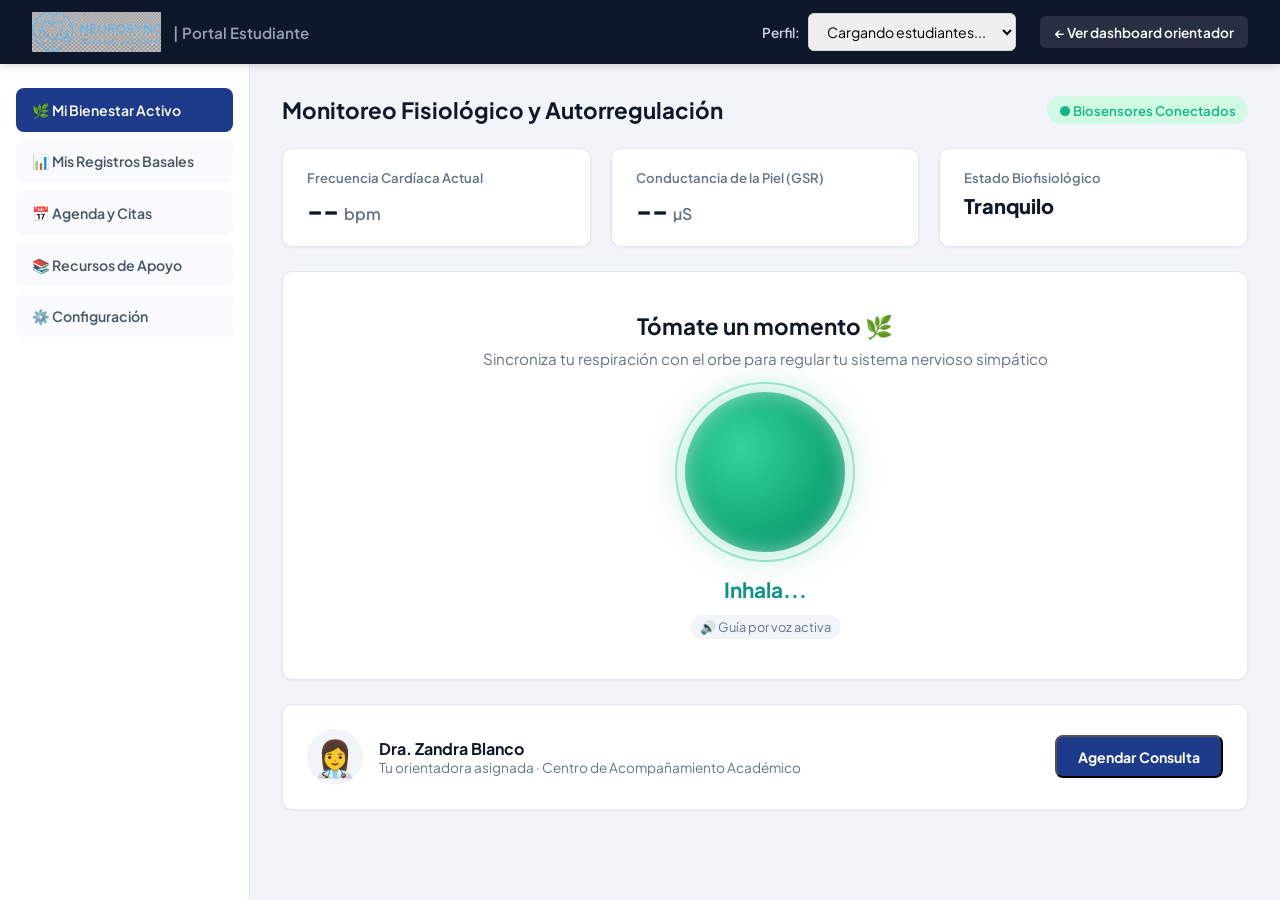
<file: app_web/estudiante.html>
<!DOCTYPE html>
<html lang="es">
<head>
  <meta charset="UTF-8">
  <meta name="viewport" content="width=device-width, initial-scale=1.0">
  <title>NeuroSync | Portal del Estudiante</title>
  <link rel="stylesheet" href="style.css">
</head>
<body>

  <!-- Barra Superior -->
  <header class="topbar">
    <div class="brand-container" style="display: flex; align-items: center; gap: 12px;">
      <img src="logo.png" alt="NeuroSync" class="logo-img">
      <span style="font-size: 0.95rem; color: #94a3b8; font-weight: 600;">| Portal Estudiante</span>
    </div>
    <div class="user-info">
      <div style="display: flex; align-items: center; gap: 8px;">
        <label for="selector-usuario" style="color: #cbd5e1; font-size: 0.85rem; font-weight: 600;">Perfil:</label>
        <select id="selector-usuario">
          <option value="">Cargando estudiantes...</option>
        </select>
      </div>
      <a href="index.html" class="nav-link">← Ver dashboard orientador</a>
    </div>
  </header>

  <div class="layout">
    <!-- Menú Lateral Completo (Wireframe Estudiante) -->
    <aside class="sidebar">
      <div class="sidebar-item active" onclick="mostrarPestana('bienestar', this)">🌿 Mi Bienestar Activo</div>
      <div class="sidebar-item" onclick="mostrarPestana('registros', this)">📊 Mis Registros Basales</div>
      <div class="sidebar-item" onclick="mostrarPestana('agenda', this)">📅 Agenda y Citas</div>
      <div class="sidebar-item" onclick="mostrarPestana('recursos', this)">📚 Recursos de Apoyo</div>
      <div class="sidebar-item" onclick="mostrarPestana('perfil', this)">⚙️ Configuración</div>
    </aside>

    <!-- Contenido Dinámico -->
    <main class="content">

      <!-- ================= PESTAÑA 1: BIENESTAR ACTIVO (BIOMÉTRICA) ================= -->
      <div id="tab-bienestar" class="pestana-contenido">
        <div class="content-header" style="margin-bottom: 1.5rem;">
          <h2>Monitoreo Fisiológico y Autorregulación</h2>
          <span class="status-indicator">● Biosensores Conectados</span>
        </div>

        <section class="card-row" style="grid-template-columns: repeat(3, 1fr); margin-bottom: 1.5rem;">
          <div class="card">
            <div class="card-title">Frecuencia Cardíaca Actual</div>
            <div class="card-val" id="fc-valor">-- <span style="font-size: 1rem; font-weight: 600; color: #64748b;">bpm</span></div>
          </div>
          <div class="card">
            <div class="card-title">Conductancia de la Piel (GSR)</div>
            <div class="card-val" id="gsr-valor">-- <span style="font-size: 1rem; font-weight: 600; color: #64748b;">µS</span></div>
          </div>
          <div class="card">
            <div class="card-title">Estado Biofisiológico</div>
            <div class="card-val" id="estado-valor" style="font-size: 1.25rem;">Tranquilo</div>
          </div>
        </section>

        <!-- Contenedor dinámico de alertas tempranas -->
        <div id="alerta" style="display: none;"></div>

        <!-- Orbe animado de biofeedback -->
        <section class="box-large" style="text-align: center; padding: 2.5rem 1.5rem; margin-bottom: 1.5rem;">
          <h3 style="font-size: 1.4rem; margin-bottom: 0.5rem;">Tómate un momento 🌿</h3>
          <p style="color: #64748b; font-size: 0.95rem; margin-bottom: 1.5rem;">
            Sincroniza tu respiración con el orbe para regular tu sistema nervioso simpático
          </p>

          <div id="circulo"></div>

          <h4 id="instruccion-respiracion" style="font-size: 1.3rem; font-weight: 700; color: #0d9488; margin-top: 1rem;">Inhala...</h4>
          <span id="indicador-sonido" style="display: inline-block; margin-top: 0.75rem; font-size: 0.8rem; color: #64748b; background: #f1f5f9; padding: 4px 10px; border-radius: 20px;">
            🔊 Guía por voz activa
          </span>
        </section>

        <section class="box-large" id="card-orientador" style="display: flex; justify-content: space-between; align-items: center;">
          <div style="display: flex; align-items: center; gap: 1rem;">
            <div style="font-size: 2.2rem; background: #f1f5f9; width: 56px; height: 56px; border-radius: 50%; display: flex; align-items: center; justify-content: center;">
              👩‍⚕️
            </div>
            <div>
              <h4 style="font-size: 1rem; color: #0f172a;">Dra. Zandra Blanco</h4>
              <p style="font-size: 0.85rem; color: #64748b;">Tu orientadora asignada · Centro de Acompañamiento Académico</p>
            </div>
          </div>
          <button class="btn-action" onclick="mostrarPestana('agenda', document.querySelectorAll('.sidebar-item')[2])">
            Agendar Consulta
          </button>
        </section>
      </div>

      <!-- ================= PESTAÑA 2: REGISTROS BASALES ================= -->
      <div id="tab-registros" class="pestana-contenido" style="display: none;">
        <div class="content-header" style="margin-bottom: 1.5rem;">
          <h2>Mis Registros y Calibración Fisiológica</h2>
          <span class="status-indicator" style="background:#e0e7ff; color:#4338ca;">● Perfil Personal</span>
        </div>

        <section class="card-row" style="grid-template-columns: repeat(3, 1fr); margin-bottom: 1.5rem;">
          <div class="card">
            <div class="card-title">Línea Base Reposo (FC)</div>
            <div class="card-val">72.4 <span style="font-size: 0.9rem; color: #64748b;">bpm</span></div>
          </div>
          <div class="card">
            <div class="card-title">Conductancia Media (GSR)</div>
            <div class="card-val">2.10 <span style="font-size: 0.9rem; color: #64748b;">µS</span></div>
          </div>
          <div class="card">
            <div class="card-title">Índice de Resiliencia</div>
            <div class="card-val" style="color: #10b981;">88%</div>
          </div>
        </section>

        <section class="box-large">
          <h3>Historial de Evaluaciones y Sesiones Preventivas</h3>
          <table class="table" style="margin-top: 1rem;">
            <thead>
              <tr>
                <th>Fecha / Sesión</th>
                <th>Evento Fisiológico</th>
                <th>Duración</th>
                <th>Acción Aplicada</th>
                <th>Efectividad</th>
              </tr>
            </thead>
            <tbody>
              <tr>
                <td>04 Sep 2026 - 16:30</td>
                <td>Pico sostenido de FC (102 bpm)</td>
                <td>3 min</td>
                <td>Respiración diafragmática guiada</td>
                <td><span class="badge-normal">Ritmo estabilizado</span></td>
              </tr>
              <tr>
                <td>02 Sep 2026 - 11:15</td>
                <td>Elevación leve de GSR (3.8 µS)</td>
                <td>1.5 min</td>
                <td>Pausa de descompresión visual</td>
                <td><span class="badge-normal">Resuelto</span></td>
              </tr>
            </tbody>
          </table>
        </section>
      </div>

      <!-- ================= PESTAÑA 3: AGENDA Y CITAS ================= -->
      <div id="tab-agenda" class="pestana-contenido" style="display: none;">
        <div class="content-header" style="margin-bottom: 1.5rem;">
          <h2>Reserva de Citas con Especialista</h2>
          <span class="status-indicator">● Turnos Disponibles</span>
        </div>

        <section class="box-large">
          <h3>Solicitar Sesión de Acompañamiento Psicopedagógico</h3>
          <p style="color: #64748b; font-size: 0.9rem; margin-bottom: 1.5rem;">
            Coordina una sesión presencial o virtual si sientes agotamiento sostenido o sobrecarga académica.
          </p>

          <div style="display: grid; grid-template-columns: repeat(2, 1fr); gap: 1.5rem; max-width: 700px;">
            <div>
              <label style="font-size: 0.85rem; font-weight: 600; color: #475569;">Especialista Asignado:</label>
              <input type="text" value="Dra. Zandra Blanco (Orientadora)" disabled style="width: 100%; padding: 10px; margin-top: 5px; border: 1px solid #cbd5e1; border-radius: 6px; background: #f8fafc;">
            </div>
            <div>
              <label style="font-size: 0.85rem; font-weight: 600; color: #475569;">Modalidad:</label>
              <select style="width: 100%; padding: 10px; margin-top: 5px; border: 1px solid #cbd5e1; border-radius: 6px;">
                <option>Presencial (Gabinete de Orientación)</option>
                <option>Virtual (Videollamada Institucional)</option>
              </select>
            </div>
            <div>
              <label style="font-size: 0.85rem; font-weight: 600; color: #475569;">Fecha sugerida:</label>
              <input type="date" value="2026-09-08" style="width: 100%; padding: 10px; margin-top: 5px; border: 1px solid #cbd5e1; border-radius: 6px;">
            </div>
            <div>
              <label style="font-size: 0.85rem; font-weight: 600; color: #475569;">Hora de preferencia:</label>
              <select style="width: 100%; padding: 10px; margin-top: 5px; border: 1px solid #cbd5e1; border-radius: 6px;">
                <option>09:00 AM - 09:45 AM</option>
                <option>11:00 AM - 11:45 AM</option>
                <option>02:00 PM - 02:45 PM</option>
              </select>
            </div>
          </div>

          <button class="btn-action" style="margin-top: 1.5rem;" onclick="alert('Solicitud enviada a la Dra. Zandra Blanco con éxito.')">
            Confirmar Solicitud de Cita
          </button>
        </section>
      </div>

      <!-- ================= PESTAÑA 4: RECURSOS DE APOYO ================= -->
      <div id="tab-recursos" class="pestana-contenido" style="display: none;">
        <div class="content-header" style="margin-bottom: 1.5rem;">
          <h2>Biblioteca de Recursos y Guías Adaptadas</h2>
          <span class="status-indicator">● Material Abierto</span>
        </div>

        <section class="card-row" style="grid-template-columns: repeat(3, 1fr); margin-bottom: 1.5rem;">
          <div class="card">
            <div class="card-title">Guía Metodológica</div>
            <div class="card-val" style="font-size: 1.15rem; margin-top: 4px;">Técnica Pomodoro 2.0</div>
            <p style="font-size: 0.82rem; color: #64748b; margin-top: 8px;">Estrategia de estudio para evitar la sobreestimulación nerviosa.</p>
          </div>
          <div class="card">
            <div class="card-title">Entrenamiento Somático</div>
            <div class="card-val" style="font-size: 1.15rem; margin-top: 4px;">Relajación Jacobson</div>
            <p style="font-size: 0.82rem; color: #64748b; margin-top: 8px;">Tensión y distensión muscular progresiva para momentos de examen.</p>
          </div>
          <div class="card">
            <div class="card-title">Módulo Acústico</div>
            <div class="card-val" style="font-size: 1.15rem; margin-top: 4px;">Frecuencias Alfa</div>
            <p style="font-size: 0.82rem; color: #64748b; margin-top: 8px;">Paisajes sonoros a 432Hz optimizados para el enfoque sostenido.</p>
          </div>
        </section>

        <section class="box-large">
          <h3>Pasos Rápidos de Reseteo Fisiológico</h3>
          <ul style="margin-left: 1.5rem; margin-top: 1rem; color: #475569; font-size: 0.92rem; line-height: 1.8;">
            <li><strong>Regla 20-20-20:</strong> Cada 20 minutos de pantalla, enfoca la vista a un punto distante a 20 pies por 20 segundos.</li>
            <li><strong>Descompresión postural:</strong> Suelta los hombros y alinea el cuello con la columna para permitir mejor oxigenación.</li>
            <li><strong>Respiración diafragmática 4-4:</strong> 4 segundos de inhalación profunda por la nariz, 4 segundos de exhalación lenta.</li>
          </ul>
        </section>
      </div>

      <!-- ================= PESTAÑA 5: PERFIL Y CONFIGURACIÓN ================= -->
      <div id="tab-perfil" class="pestana-contenido" style="display: none;">
        <div class="content-header" style="margin-bottom: 1.5rem;">
          <h2>Configuración de Cuenta y Preferencias</h2>
          <span class="status-indicator">● Guardado Seguro</span>
        </div>

        <section class="box-large" style="max-width: 600px;">
          <h3>Datos Personales del Alumno</h3>
          <div style="display: flex; flex-direction: column; gap: 1rem; margin-top: 1.25rem;">
            <div>
              <label style="font-size: 0.85rem; font-weight: 600; color: #475569;">Institución Académica:</label>
              <input type="text" value="Universidad Tecnológica La Salle (ULSA)" disabled style="width: 100%; padding: 10px; margin-top: 5px; border: 1px solid #cbd5e1; border-radius: 6px; background: #f8fafc;">
            </div>
            <div>
              <label style="font-size: 0.85rem; font-weight: 600; color: #475569;">Guía Sensorial:</label>
              <select style="width: 100%; padding: 10px; margin-top: 5px; border: 1px solid #cbd5e1; border-radius: 6px;">
                <option>Voz interactiva + Estímulo visual (Predeterminado)</option>
                <option>Solo estímulo visual discreto</option>
                <option>Silencioso estricto</option>
              </select>
            </div>
            <div>
              <label style="font-size: 0.85rem; font-weight: 600; color: #475569;">Privacidad de Datos Biométricos:</label>
              <p style="font-size: 0.8rem; color: #64748b; margin-top: 4px;">Tus telemetrías basales son accesibles únicamente por el orientador clínico asignado bajo confidencialidad médica institucional.</p>
            </div>
          </div>
          <button class="btn-action" style="margin-top: 1.5rem;" onclick="alert('Preferencias guardadas correctamente.')">
            Guardar Preferencias
          </button>
        </section>
      </div>

    </main>
  </div>

  <!-- Lógica de navegación entre pestañas -->
  <script>
    function mostrarPestana(idTab, elemento) {
      document.querySelectorAll('.sidebar-item').forEach(el => el.classList.remove('active'));
      elemento.classList.add('active');

      document.querySelectorAll('.pestana-contenido').forEach(tab => {
        tab.style.display = 'none';
      });

      const tabActiva = document.getElementById('tab-' + idTab);
      if (tabActiva) {
        tabActiva.style.display = 'block';
      }
    }
  </script>

  <!-- Script reactivo de telemetría y biosensores -->
  <script src="script.js"></script>
</body>
</html>
</file>
<file: app_web/style.css>
@import url('https://fonts.googleapis.com/css2?family=Plus+Jakarta+Sans:wght@400;500;600;700;800&display=swap');

* {
  margin: 0;
  padding: 0;
  box-sizing: border-box;
  font-family: 'Plus Jakarta Sans', sans-serif;
}

body {
  background: #f1f5f9;
  color: #0f172a;
  min-height: 100vh;
  display: flex;
  flex-direction: column;
}

/* Topbar idéntica al wireframe */
.topbar {
  height: 64px;
  background: #0f172a;
  color: #ffffff;
  display: flex;
  align-items: center;
  justify-content: space-between;
  padding: 0 2rem;
  box-shadow: 0 2px 8px rgba(0, 0, 0, 0.15);
  z-index: 10;
}

.logo-img {
  height: 40px;
  width: auto;
  object-fit: contain;
}

.user-info {
  display: flex;
  align-items: center;
  gap: 1.5rem;
  font-size: 0.9rem;
  color: #94a3b8;
}

.nav-link {
  background: rgba(255, 255, 255, 0.1);
  color: #ffffff;
  padding: 0.45rem 0.9rem;
  border-radius: 6px;
  text-decoration: none;
  font-weight: 600;
  font-size: 0.85rem;
  transition: background 0.2s;
}

.nav-link:hover {
  background: rgba(255, 255, 255, 0.2);
}

/* Layout con barra lateral */
.layout {
  display: flex;
  flex: 1;
}

.sidebar {
  width: 250px;
  background: #ffffff;
  border-right: 1px solid #e2e8f0;
  padding: 1.5rem 1rem;
  display: flex;
  flex-direction: column;
  gap: 0.5rem;
}

.sidebar-item {
  padding: 0.8rem 1rem;
  border-radius: 8px;
  background: #f8fafc;
  color: #475569;
  font-size: 0.88rem;
  font-weight: 600;
  cursor: pointer;
  transition: all 0.2s ease;
}

.sidebar-item:hover {
  background: #e2e8f0;
  color: #0f172a;
}

.sidebar-item.active {
  background: #1e3a8a;
  color: #ffffff;
}

/* Área de contenido */
.content {
  flex: 1;
  padding: 2rem;
  display: flex;
  flex-direction: column;
  gap: 1.5rem;
  max-width: calc(100vw - 250px);
}

.content-header {
  display: flex;
  justify-content: space-between;
  align-items: center;
}

.content-header h2 {
  font-size: 1.4rem;
  font-weight: 700;
  color: #0f172a;
}

.status-indicator {
  font-size: 0.82rem;
  font-weight: 600;
  color: #10b981;
  background: #d1fae5;
  padding: 0.35rem 0.75rem;
  border-radius: 9999px;
}

/* Fila de tarjetas KPI del wireframe */
.card-row {
  display: grid;
  grid-template-columns: repeat(4, 1fr);
  gap: 1.25rem;
}

.card {
  background: #ffffff;
  border: 1px solid #e2e8f0;
  border-radius: 10px;
  padding: 1.25rem 1.5rem;
  box-shadow: 0 1px 3px rgba(0, 0, 0, 0.05);
}

.card-title {
  font-size: 0.82rem;
  font-weight: 600;
  color: #64748b;
  margin-bottom: 0.4rem;
}

.card-val {
  font-size: 1.6rem;
  font-weight: 800;
  color: #0f172a;
}

/* Cajas principales */
.box-large {
  background: #ffffff;
  border: 1px solid #e2e8f0;
  border-radius: 10px;
  padding: 1.5rem;
  box-shadow: 0 1px 3px rgba(0, 0, 0, 0.05);
}

.box-large h3 {
  font-size: 1.05rem;
  font-weight: 700;
  color: #0f172a;
  margin-bottom: 1rem;
}

/* Tabla de telemetría */
.table {
  width: 100%;
  border-collapse: collapse;
}

.table th, .table td {
  border: 1px solid #e2e8f0;
  padding: 0.85rem 1rem;
  text-align: left;
  font-size: 0.9rem;
}

.table th {
  background: #f8fafc;
  color: #475569;
  font-weight: 700;
  font-size: 0.82rem;
  text-transform: uppercase;
}

.table tbody tr:hover {
  background: #f8fafc;
}

/* Badges de alerta y estado */
.badge-alerta {
  background: #fee2e2;
  color: #dc2626;
  padding: 0.25rem 0.65rem;
  border-radius: 9999px;
  font-weight: 700;
  font-size: 0.78rem;
  display: inline-block;
}

.badge-normal {
  background: #d1fae5;
  color: #059669;
  padding: 0.25rem 0.65rem;
  border-radius: 9999px;
  font-weight: 700;
  font-size: 0.78rem;
  display: inline-block;
}

/* Alertas activas dinámicas */
.item-alerta {
  background: #fef2f2;
  border: 1px solid #fca5a5;
  border-left: 4px solid #ef4444;
  padding: 1rem 1.25rem;
  border-radius: 6px;
  display: flex;
  justify-content: space-between;
  align-items: center;
  margin-bottom: 0.75rem;
}

.btn-atender {
  background: #1e3a8a;
  color: white;
  border: none;
  padding: 0.5rem 1rem;
  border-radius: 6px;
  font-size: 0.85rem;
  font-weight: 600;
  cursor: pointer;
  transition: background 0.2s;
}

.btn-atender:hover {
  background: #1e40af;
}

select {
  padding: 0.5rem 0.85rem;
  border: 1px solid #cbd5e1;
  border-radius: 6px;
  outline: none;
  font-size: 0.88rem;
}

/* Orbe de respiración tridimensional */
#circulo {
  width: 160px;
  height: 160px;
  border-radius: 50%;
  margin: 1.5rem auto;
  background: radial-gradient(circle at 35% 35%, #34d399, #059669 85%);
  box-shadow: 0 0 35px rgba(16, 185, 129, 0.4), inset 0 0 20px rgba(255, 255, 255, 0.5);
  transition: transform 4s cubic-bezier(0.4, 0, 0.2, 1);
  position: relative;
}

#circulo::after {
  content: "";
  position: absolute;
  top: -10px;
  left: -10px;
  right: -10px;
  bottom: -10px;
  border-radius: 50%;
  border: 2px solid rgba(16, 185, 129, 0.35);
  animation: onda-respiratoria 3s infinite ease-out;
}

@keyframes onda-respiratoria {
  0% { transform: scale(0.95); opacity: 0.8; }
  100% { transform: scale(1.3); opacity: 0; }
}

.btn-action {
  background: #1e3a8a;
  color: #ffffff;
  padding: 0.65rem 1.3rem;
  border-radius: 8px;
  font-weight: 700;
  font-size: 0.88rem;
  display: inline-block;
  transition: all 0.2s ease;
}

.btn-action:hover {
  background: #1e40af;
  transform: translateY(-1px);
}
</file>
